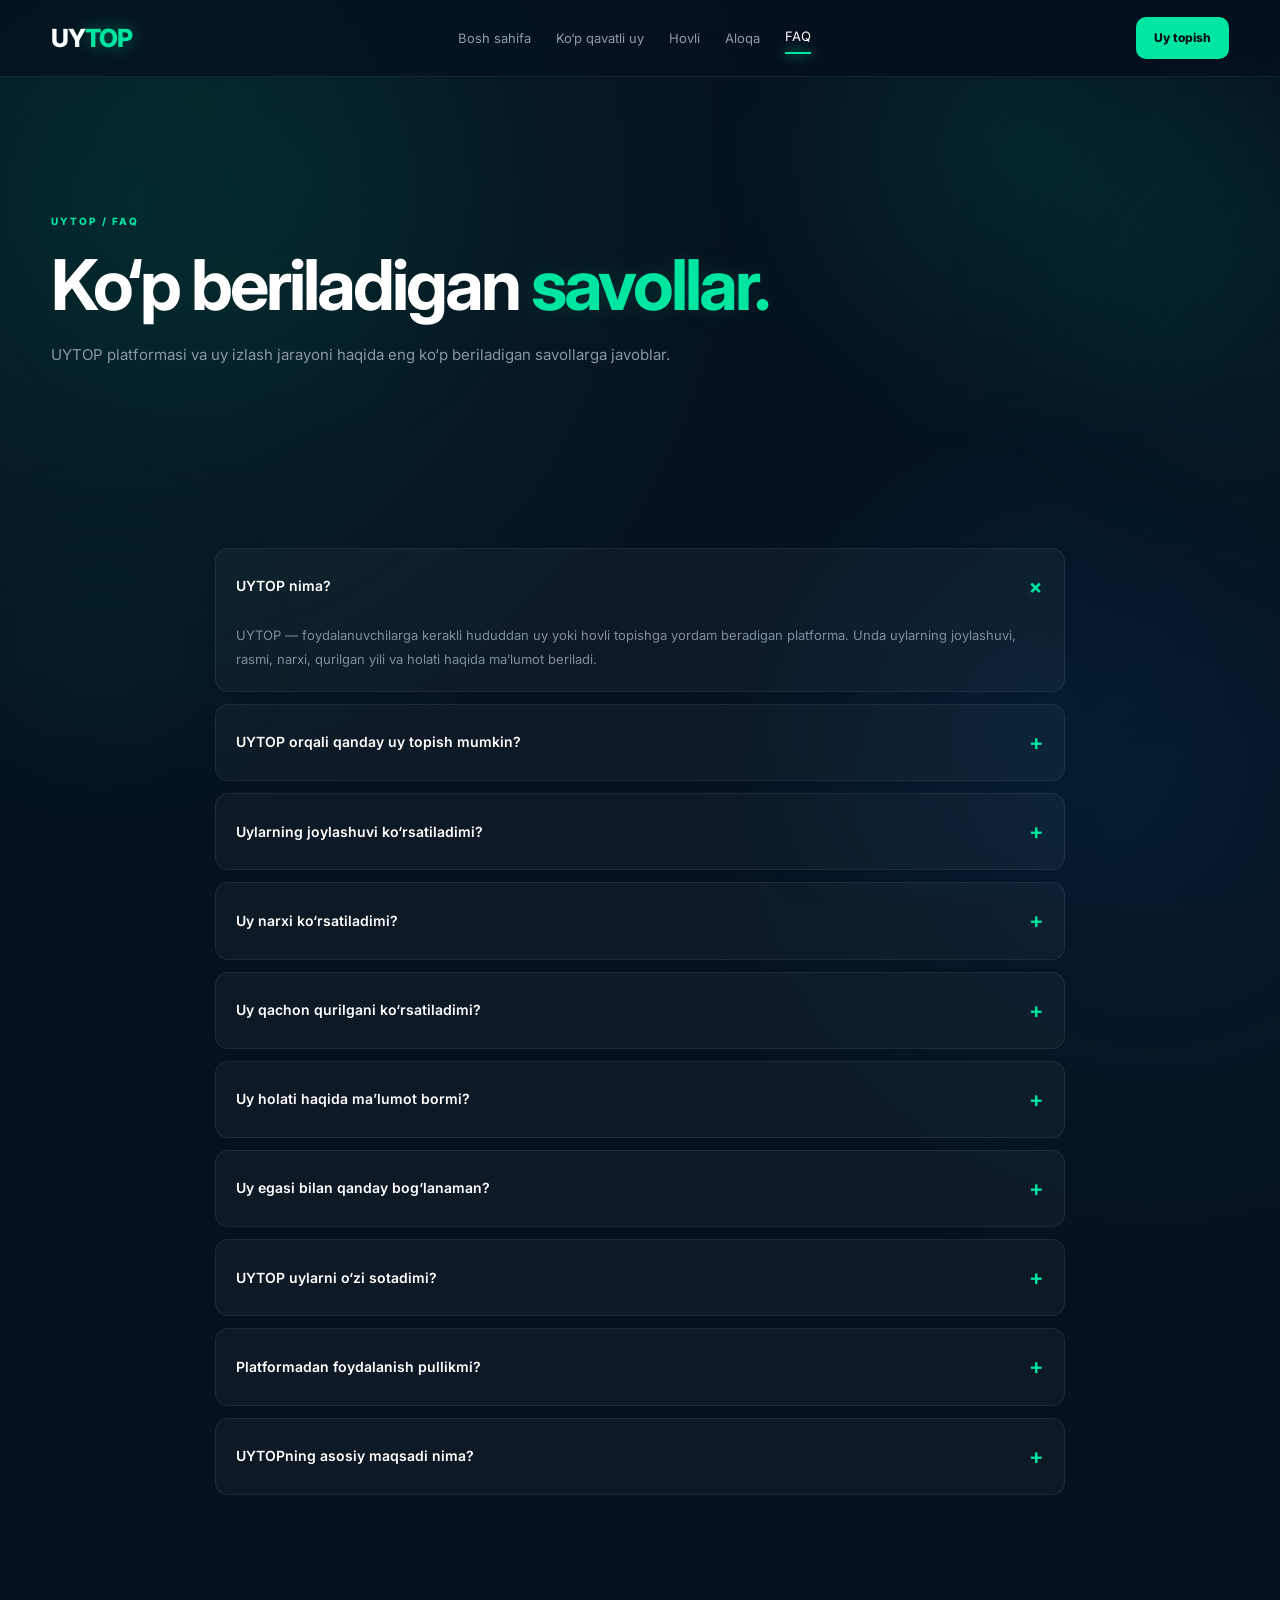
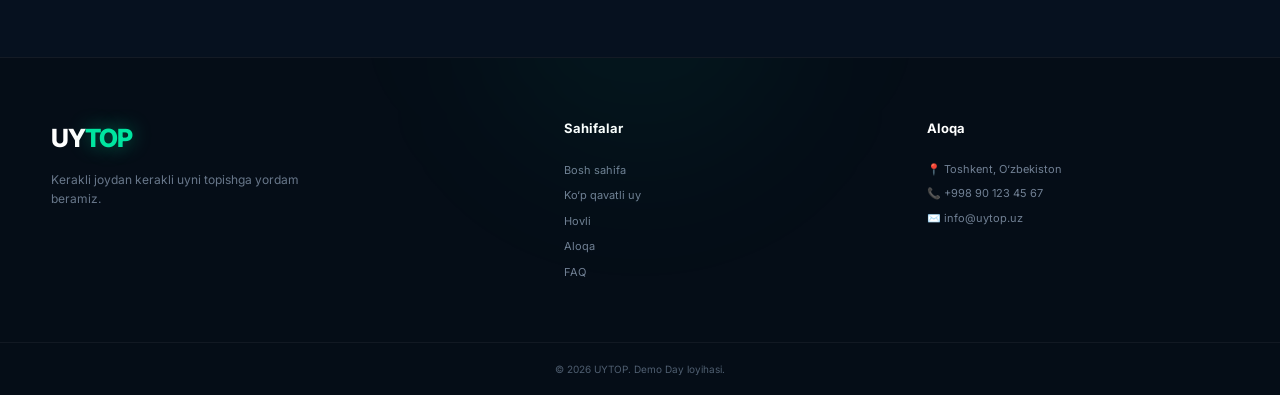
<file: faq.html>
<!DOCTYPE html>
<html lang="uz">

<head>

    <meta charset="UTF-8">

    <meta name="viewport"
          content="width=device-width, initial-scale=1.0">

    <title>FAQ — UYTOP</title>

    <link rel="stylesheet" href="style.css">

</head>


<body>


<header class="header">

    <div class="container nav">

        <a href="index.html" class="logo">
            UY<span>TOP</span>
        </a>


        <nav class="menu">

            <a href="index.html">
                Bosh sahifa
            </a>

            <a href="kop-qavatli.html">
                Ko‘p qavatli uy
            </a>

            <a href="hovli.html">
                Hovli
            </a>

            <a href="aloqa.html">
                Aloqa
            </a>

            <a href="faq.html" class="active">
                FAQ
            </a>

        </nav>


        <a href="aloqa.html" class="nav-button">
            Uy topish
        </a>

    </div>

</header>



<main>


<section class="page-hero">

    <div class="container">

        <span class="section-label">
            UYTOP / FAQ
        </span>

        <h1>
            Ko‘p beriladigan
            <span>savollar.</span>
        </h1>

        <p>
            UYTOP platformasi va uy izlash jarayoni
            haqida eng ko‘p beriladigan savollarga javoblar.
        </p>

    </div>

</section>



<section class="section">

    <div class="container faq-container">


        <details class="faq-item" open>

            <summary>
                UYTOP nima?
                <span>+</span>
            </summary>

            <p>
                UYTOP — foydalanuvchilarga kerakli hududdan
                uy yoki hovli topishga yordam beradigan platforma.
                Unda uylarning joylashuvi, rasmi, narxi,
                qurilgan yili va holati haqida ma’lumot beriladi.
            </p>

        </details>



        <details class="faq-item">

            <summary>
                UYTOP orqali qanday uy topish mumkin?
                <span>+</span>
            </summary>

            <p>
                Foydalanuvchi ko‘p qavatli uy yoki hovli
                bo‘limini tanlab, mavjud uylarning ma’lumotlarini
                ko‘rishi mumkin.
            </p>

        </details>



        <details class="faq-item">

            <summary>
                Uylarning joylashuvi ko‘rsatiladimi?
                <span>+</span>
            </summary>

            <p>
                Ha. Har bir uy uchun uning joylashuvi va
                qaysi hududda joylashgani haqida ma’lumot beriladi.
                Keyingi bosqichlarda xarita funksiyasini
                ham qo‘shish mumkin.
            </p>

        </details>



        <details class="faq-item">

            <summary>
                Uy narxi ko‘rsatiladimi?
                <span>+</span>
            </summary>

            <p>
                Ha. Har bir e’londa uy yoki hovlining
                sotuv narxi ko‘rsatiladi.
            </p>

        </details>



        <details class="faq-item">

            <summary>
                Uy qachon qurilgani ko‘rsatiladimi?
                <span>+</span>
            </summary>

            <p>
                Ha. Har bir uy uchun mavjud ma’lumotlarga
                asoslangan holda qurilgan yili ko‘rsatiladi.
            </p>

        </details>



        <details class="faq-item">

            <summary>
                Uy holati haqida ma’lumot bormi?
                <span>+</span>
            </summary>

            <p>
                Ha. E’londa uyning mavjud holati,
                ta’miri va yashash uchun sharoitlari
                haqida tavsif beriladi.
            </p>

        </details>



        <details class="faq-item">

            <summary>
                Uy egasi bilan qanday bog‘lanaman?
                <span>+</span>
            </summary>

            <p>
                Tanlangan uy sahifasidagi “Aloqa” bo‘limi
                orqali uy egasining ism-sharifi va
                telefon raqami bilan tanishishingiz mumkin.
            </p>

        </details>



        <details class="faq-item">

            <summary>
                UYTOP uylarni o‘zi sotadimi?
                <span>+</span>
            </summary>

            <p>
                UYTOP platformasi uy izlovchi va uy egasi
                o‘rtasida ma’lumot almashishni osonlashtiradi.
                Platformaning asosiy maqsadi kerakli joydan
                kerakli uyni topishni soddalashtirishdir.
            </p>

        </details>



        <details class="faq-item">

            <summary>
                Platformadan foydalanish pullikmi?
                <span>+</span>
            </summary>

            <p>
                Ushbu Demo Day versiyasida platforma
                konsept sifatida ishlab chiqilgan.
                Kelajakda biznes model asosida xizmatlar
                va qo‘shimcha funksiyalar joriy qilinishi mumkin.
            </p>

        </details>



        <details class="faq-item">

            <summary>
                UYTOPning asosiy maqsadi nima?
                <span>+</span>
            </summary>

            <p>
                Asosiy maqsad — odamlarning kerakli hududdan
                uy izlash vaqtini qisqartirish va uy haqida
                muhim ma’lumotlarni bitta joyda ko‘rsatish.
            </p>

        </details>


    </div>

</section>


</main>



<footer class="footer">

    <div class="container footer-grid">

        <div>

            <a href="index.html"
               class="logo">

                UY<span>TOP</span>

            </a>

            <p>
                Kerakli joydan kerakli uyni
                topishga yordam beramiz.
            </p>

        </div>


        <div>

            <h4>Sahifalar</h4>

            <a href="index.html">
                Bosh sahifa
            </a>

            <a href="kop-qavatli.html">
                Ko‘p qavatli uy
            </a>

            <a href="hovli.html">
                Hovli
            </a>

            <a href="aloqa.html">
                Aloqa
            </a>

            <a href="faq.html">
                FAQ
            </a>

        </div>


        <div>

            <h4>Aloqa</h4>

            <p>📍 Toshkent, O‘zbekiston</p>

            <p>📞 +998 90 123 45 67</p>

            <p>✉️ info@uytop.uz</p>

        </div>

    </div>


    <div class="copyright">
        © 2026 UYTOP. Demo Day loyihasi.
    </div>

</footer>


</body>
</html>
</file>
<file: style.css>
@import url('https://fonts.googleapis.com/css2?family=Inter:wght@400;500;600;700;800&display=swap');

/* =========================================================
   RESET
========================================================= */

* {
    margin: 0;
    padding: 0;
    box-sizing: border-box;
}

html {
    scroll-behavior: smooth;
}

body {
    font-family: "Inter", sans-serif;
    background:
        radial-gradient(circle at 10% 10%, rgba(0,229,160,.10), transparent 30%),
        radial-gradient(circle at 90% 40%, rgba(0,170,255,.06), transparent 30%),
        #06111f;
    color: #fff;
    line-height: 1.6;
    overflow-x: hidden;
}

body::before {
    content: "";
    position: fixed;
    inset: 0;
    pointer-events: none;
    z-index: -1;
    background:
        radial-gradient(circle at 20% 20%, rgba(0,229,160,.04), transparent 25%),
        radial-gradient(circle at 80% 80%, rgba(0,150,255,.04), transparent 25%);
    animation: backgroundMove 12s ease-in-out infinite alternate;
}

a {
    text-decoration: none;
    color: inherit;
}

img {
    max-width: 100%;
    display: block;
}

button,
input,
select,
textarea {
    font-family: inherit;
}


/* =========================================================
   SCROLLBAR
========================================================= */

::-webkit-scrollbar {
    width: 8px;
}

::-webkit-scrollbar-track {
    background: #06111f;
}

::-webkit-scrollbar-thumb {
    background: linear-gradient(#00e5a0, #00a878);
    border-radius: 20px;
}

::-webkit-scrollbar-thumb:hover {
    background: #00ffc0;
}


/* =========================================================
   SELECTION
========================================================= */

::selection {
    background: #00e5a0;
    color: #031019;
}


/* =========================================================
   CONTAINER
========================================================= */

.container {
    width: min(1180px, 92%);
    margin: 0 auto;
}


/* =========================================================
   HEADER
========================================================= */

.header {
    position: sticky;
    top: 0;
    z-index: 1000;

    background: rgba(6,17,31,.78);
    backdrop-filter: blur(20px);

    border-bottom: 1px solid rgba(255,255,255,.07);

    transition: .4s ease;
}

.header:hover {
    background: rgba(6,17,31,.92);
    border-bottom-color: rgba(0,229,160,.15);
}

.nav {
    min-height: 76px;

    display: flex;
    align-items: center;
    justify-content: space-between;

    gap: 25px;
}

.logo {
    position: relative;

    font-size: 25px;
    font-weight: 800;
    letter-spacing: -1px;

    transition: .35s ease;
}

.logo:hover {
    transform: scale(1.05);
}

.logo span {
    color: #00e5a0;
    text-shadow: 0 0 20px rgba(0,229,160,.45);
}

.menu {
    display: flex;
    align-items: center;
    gap: 25px;
}

.menu a {
    position: relative;

    color: #8d9bac;
    font-size: 13px;

    transition: .3s ease;
}

.menu a:hover,
.menu a.active {
    color: #ffffff;
    transform: translateY(-2px);
}

.menu a::after {
    content: "";

    position: absolute;
    left: 0;
    bottom: -8px;

    width: 0;
    height: 2px;

    background: #00e5a0;

    box-shadow: 0 0 12px #00e5a0;

    transition: .35s ease;
}

.menu a:hover::after,
.menu a.active::after {
    width: 100%;
}

.nav-button {
    position: relative;
    overflow: hidden;

    padding: 11px 18px;

    background: #00e5a0;
    color: #031019;

    border-radius: 10px;

    font-size: 12px;
    font-weight: 800;

    transition: .35s ease;
}

.nav-button::before {
    content: "";

    position: absolute;
    top: 0;
    left: -120%;

    width: 100%;
    height: 100%;

    background: linear-gradient(
        90deg,
        transparent,
        rgba(255,255,255,.45),
        transparent
    );

    transition: .6s;
}

.nav-button:hover::before {
    left: 120%;
}

.nav-button:hover {
    transform: translateY(-4px) scale(1.03);

    box-shadow:
        0 12px 30px rgba(0,229,160,.25),
        0 0 20px rgba(0,229,160,.15);
}


/* =========================================================
   HERO
========================================================= */

.hero {
    min-height: 650px;

    display: flex;
    align-items: center;

    position: relative;
}

.hero::before {
    content: "";

    position: absolute;

    width: 400px;
    height: 400px;

    left: -180px;
    top: 50px;

    border-radius: 50%;

    background: rgba(0,229,160,.07);

    filter: blur(80px);

    animation: floatingGlow 8s ease-in-out infinite;
}

.hero-grid {
    display: grid;
    grid-template-columns: 1fr 1fr;

    align-items: center;

    gap: 70px;
}

.badge {
    display: inline-block;

    padding: 7px 13px;

    border-radius: 30px;

    color: #00e5a0;

    background: rgba(0,229,160,.08);

    border: 1px solid rgba(0,229,160,.15);

    font-size: 11px;

    margin-bottom: 20px;

    animation:
        fadeUp .8s ease both,
        badgePulse 3s ease-in-out infinite;
}

.hero-content h1 {
    max-width: 650px;

    font-size: clamp(45px, 6vw, 75px);

    line-height: 1.02;

    letter-spacing: -4px;

    margin-bottom: 25px;

    animation: fadeUp .8s ease both;
}

.hero-content h1 span {
    display: block;

    color: #00e5a0;

    text-shadow:
        0 0 15px rgba(0,229,160,.25),
        0 0 40px rgba(0,229,160,.10);

    animation: textGlow 3s ease-in-out infinite alternate;
}

.hero-content > p {
    max-width: 600px;

    color: #91a0b1;

    font-size: 16px;

    line-height: 1.8;

    margin-bottom: 30px;

    animation: fadeUp 1s .1s ease both;
}

.hero-buttons {
    display: flex;
    gap: 12px;

    animation: fadeUp 1s .2s ease both;
}

.btn {
    position: relative;
    overflow: hidden;

    display: inline-block;

    padding: 14px 21px;

    border-radius: 10px;

    font-size: 13px;
    font-weight: 700;

    transition: .35s ease;
}

.btn::before {
    content: "";

    position: absolute;

    top: 0;
    left: -120%;

    width: 100%;
    height: 100%;

    background: linear-gradient(
        90deg,
        transparent,
        rgba(255,255,255,.35),
        transparent
    );

    transition: .6s ease;
}

.btn:hover::before {
    left: 120%;
}

.btn.primary {
    background: #00e5a0;
    color: #031019;

    box-shadow:
        0 8px 25px rgba(0,229,160,.12);
}

.btn.primary:hover {
    transform: translateY(-5px) scale(1.02);

    box-shadow:
        0 15px 35px rgba(0,229,160,.25),
        0 0 25px rgba(0,229,160,.12);
}

.btn.secondary {
    background: rgba(255,255,255,.04);

    border: 1px solid rgba(255,255,255,.1);

    color: white;
}

.btn.secondary:hover {
    background: rgba(255,255,255,.09);

    transform: translateY(-5px);

    border-color: rgba(0,229,160,.3);

    box-shadow:
        0 12px 30px rgba(0,0,0,.2);
}

.hero-stats {
    display: flex;

    gap: 40px;

    margin-top: 40px;

    animation: fadeUp 1s .3s ease both;
}

.hero-stats div {
    display: flex;
    flex-direction: column;

    transition: .3s ease;
}

.hero-stats div:hover {
    transform: translateY(-5px);
}

.hero-stats strong {
    color: #ffffff;
    font-size: 20px;

    transition: .3s;
}

.hero-stats div:hover strong {
    color: #00e5a0;

    text-shadow:
        0 0 15px rgba(0,229,160,.35);
}

.hero-stats span {
    color: #69798c;
    font-size: 11px;
}


/* =========================================================
   HERO IMAGE
========================================================= */

.hero-image {
    position: relative;

    animation: imageAppear 1s .2s ease both;
}

.hero-image::before {
    content: "";

    position: absolute;

    inset: -10px;

    border-radius: 30px;

    background:
        linear-gradient(
            45deg,
            rgba(0,229,160,.35),
            transparent 35%,
            transparent 65%,
            rgba(0,170,255,.2)
        );

    filter: blur(20px);

    opacity: .5;

    z-index: -1;

    animation: imageGlow 5s ease-in-out infinite alternate;
}

.hero-image > img {
    width: 100%;
    height: 470px;

    object-fit: cover;

    border-radius: 25px;

    border: 1px solid rgba(255,255,255,.1);

    filter:
        saturate(.95)
        brightness(.82);

    box-shadow:
        0 30px 80px rgba(0,0,0,.35);

    transition: .7s ease;
}

.hero-image:hover > img {
    transform: scale(1.025);

    filter:
        saturate(1.05)
        brightness(.95);

    box-shadow:
        0 35px 100px rgba(0,0,0,.45),
        0 0 40px rgba(0,229,160,.08);
}

.image-card {
    position: absolute;

    padding: 13px 16px;

    background: rgba(5,18,31,.88);

    backdrop-filter: blur(12px);

    border: 1px solid rgba(255,255,255,.1);

    border-radius: 12px;

    box-shadow:
        0 15px 40px rgba(0,0,0,.25);

    transition: .4s ease;
}

.image-card:hover {
    transform: translateY(-8px) scale(1.03);

    border-color: rgba(0,229,160,.25);

    box-shadow:
        0 20px 50px rgba(0,0,0,.35),
        0 0 20px rgba(0,229,160,.08);
}

.price-card {
    left: -25px;
    bottom: 45px;

    display: flex;
    flex-direction: column;

    animation: floatingCard 4s ease-in-out infinite;
}

.price-card span {
    color: #738398;
    font-size: 10px;
}

.price-card strong {
    color: #00e5a0;
    font-size: 20px;
}

.location-card {
    right: -20px;
    top: 30px;

    color: #ffffff;
    font-size: 11px;

    animation: floatingCard 4s 1s ease-in-out infinite;
}


/* =========================================================
   SECTIONS
========================================================= */

.section {
    padding: 100px 0;

    position: relative;
}

.section::before {
    content: "";

    position: absolute;

    width: 200px;
    height: 200px;

    background: rgba(0,229,160,.035);

    border-radius: 50%;

    filter: blur(70px);

    pointer-events: none;
}

.section-title {
    max-width: 700px;

    margin: 0 auto 55px;

    text-align: center;
}

.section-title > span,
.section-label {
    color: #00e5a0;

    font-size: 10px;
    font-weight: 800;

    letter-spacing: 2px;
}

.section-title h2 {
    font-size: 42px;

    line-height: 1.15;

    letter-spacing: -2px;

    margin: 12px 0;

    animation: titleFloat 4s ease-in-out infinite;
}

.section-title h2 b {
    color: #00e5a0;

    text-shadow:
        0 0 20px rgba(0,229,160,.15);
}

.section-title p {
    color: #7f8da0;

    font-size: 14px;

    line-height: 1.7;
}


/* =========================================================
   PROBLEM CARDS
========================================================= */

.problem-grid {
    display: grid;

    grid-template-columns:
        repeat(3, 1fr);

    gap: 18px;
}

.problem-card {
    position: relative;
    overflow: hidden;

    padding: 28px;

    background: rgba(255,255,255,.035);

    border: 1px solid rgba(255,255,255,.07);

    border-radius: 18px;

    transition: .45s ease;
}

.problem-card::before {
    content: "";

    position: absolute;

    width: 100px;
    height: 100px;

    right: -50px;
    top: -50px;

    border-radius: 50%;

    background: rgba(0,229,160,.08);

    transition: .5s;
}

.problem-card:hover::before {
    width: 220px;
    height: 220px;
}

.problem-card:hover {
    transform: translateY(-12px) scale(1.015);

    border-color: rgba(0,229,160,.3);

    box-shadow:
        0 25px 60px rgba(0,0,0,.22),
        0 0 25px rgba(0,229,160,.05);
}

.icon {
    position: relative;
    z-index: 1;

    width: 48px;
    height: 48px;

    display: flex;

    align-items: center;
    justify-content: center;

    background: rgba(0,229,160,.08);

    border-radius: 12px;

    font-size: 22px;

    margin-bottom: 18px;

    transition: .45s ease;
}

.problem-card:hover .icon {
    transform:
        rotate(-8deg)
        scale(1.15);

    background: rgba(0,229,160,.14);

    box-shadow:
        0 0 25px rgba(0,229,160,.12);
}

.problem-card h3 {
    font-size: 16px;
    margin-bottom: 10px;

    position: relative;
    z-index: 1;
}

.problem-card p {
    color: #7e8c9e;

    font-size: 13px;

    line-height: 1.7;

    position: relative;
    z-index: 1;
}


/* =========================================================
   SOLUTION
========================================================= */

.solution-section {
    background:
        linear-gradient(
            90deg,
            rgba(0,229,160,.025),
            transparent
        );
}

.solution-grid {
    display: grid;

    grid-template-columns: 1fr 1fr;

    gap: 80px;

    align-items: center;
}

.solution-grid h2 {
    font-size: 45px;

    line-height: 1.1;

    letter-spacing: -2px;

    margin: 15px 0 20px;
}

.solution-grid h2 span {
    color: #00e5a0;

    text-shadow:
        0 0 20px rgba(0,229,160,.15);
}

.solution-grid > div:first-child > p {
    color: #8795a7;

    font-size: 14px;

    line-height: 1.8;

    margin-bottom: 28px;
}

.solution-list {
    display: flex;

    flex-direction: column;

    gap: 12px;
}

.solution-item {
    position: relative;
    overflow: hidden;

    display: flex;

    gap: 20px;

    padding: 20px;

    border-radius: 14px;

    background: rgba(255,255,255,.035);

    border: 1px solid rgba(255,255,255,.06);

    transition: .4s ease;
}

.solution-item::before {
    content: "";

    position: absolute;

    left: 0;
    top: 0;

    width: 3px;
    height: 0;

    background: #00e5a0;

    box-shadow: 0 0 15px #00e5a0;

    transition: .4s;
}

.solution-item:hover::before {
    height: 100%;
}

.solution-item:hover {
    transform: translateX(10px);

    border-color: rgba(0,229,160,.25);

    background: rgba(0,229,160,.045);

    box-shadow:
        -10px 10px 35px rgba(0,0,0,.12);
}

.solution-item > span {
    color: #00e5a0;

    font-weight: 800;

    transition: .3s;
}

.solution-item:hover > span {
    transform: scale(1.15);
}

.solution-item h3 {
    font-size: 14px;

    margin-bottom: 3px;
}

.solution-item p {
    color: #748296;

    font-size: 12px;
}


/* =========================================================
   HOUSE TYPES
========================================================= */

.house-types {
    display: grid;

    grid-template-columns: 1fr 1fr;

    gap: 20px;
}

.house-type {
    position: relative;
    overflow: hidden;

    background: rgba(255,255,255,.035);

    border: 1px solid rgba(255,255,255,.07);

    border-radius: 20px;

    transition: .5s ease;
}

.house-type::after {
    content: "";

    position: absolute;

    inset: 0;

    border-radius: 20px;

    border: 1px solid transparent;

    transition: .5s;
}

.house-type:hover::after {
    border-color: rgba(0,229,160,.25);
}

.house-type:hover {
    transform:
        translateY(-12px)
        scale(1.01);

    border-color:
        rgba(0,229,160,.3);

    box-shadow:
        0 30px 70px rgba(0,0,0,.25);
}

.house-type > img {
    width: 100%;

    height: 270px;

    object-fit: cover;

    transition: .7s ease;
}

.house-type:hover img {
    transform: scale(1.08);

    filter:
        brightness(1.05)
        saturate(1.08);
}

.house-type-content {
    padding: 25px;
}

.tag {
    display: inline-block;

    color: #00e5a0;

    background: rgba(0,229,160,.08);

    padding: 5px 9px;

    border-radius: 5px;

    font-size: 9px;

    font-weight: 800;

    letter-spacing: 1px;

    transition: .3s;
}

.house-type:hover .tag {
    background: rgba(0,229,160,.15);

    box-shadow:
        0 0 15px rgba(0,229,160,.08);
}

.house-type h3 {
    font-size: 22px;

    margin: 12px 0;
}

.house-type p {
    color: #7f8da0;

    font-size: 13px;

    line-height: 1.7;

    margin-bottom: 18px;
}

.house-type-content a {
    color: #00e5a0;

    font-size: 13px;

    font-weight: 700;

    transition: .35s;
}

.house-type-content a:hover {
    padding-left: 10px;

    text-shadow:
        0 0 15px rgba(0,229,160,.35);
}


/* =========================================================
   PAGE HERO
========================================================= */

.page-hero {
    padding: 130px 0 80px;

    background:
        radial-gradient(
            circle at 80% 20%,
            rgba(0,229,160,.10),
            transparent 30%
        );

    position: relative;
}

.page-hero::after {
    content: "";

    position: absolute;

    width: 300px;
    height: 300px;

    right: -100px;
    top: 50px;

    border-radius: 50%;

    background: rgba(0,229,160,.06);

    filter: blur(80px);

    animation: floatingGlow 7s ease-in-out infinite;
}

.page-hero h1 {
    max-width: 800px;

    font-size:
        clamp(42px, 6vw, 70px);

    line-height: 1.05;

    letter-spacing: -3px;

    margin: 15px 0 20px;

    animation: fadeUp .8s ease both;
}

.page-hero h1 span {
    color: #00e5a0;

    text-shadow:
        0 0 25px rgba(0,229,160,.15);
}

.page-hero p {
    max-width: 650px;

    color: #8997a9;

    font-size: 15px;

    line-height: 1.8;

    animation: fadeUp 1s .15s ease both;
}


/* =========================================================
   PROPERTY GRID
========================================================= */

.house-grid {
    display: grid;

    grid-template-columns:
        repeat(2, 1fr);

    gap: 20px;
}

.property-card {
    position: relative;
    overflow: hidden;

    background: rgba(255,255,255,.035);

    border: 1px solid rgba(255,255,255,.07);

    border-radius: 20px;

    transition: .5s ease;
}

.property-card:hover {
    transform:
        translateY(-12px)
        scale(1.01);

    border-color:
        rgba(0,229,160,.3);

    box-shadow:
        0 25px 60px rgba(0,0,0,.25),
        0 0 25px rgba(0,229,160,.05);
}

.property-card > img {
    width: 100%;

    height: 270px;

    object-fit: cover;

    transition: .7s ease;
}

.property-card:hover > img {
    transform: scale(1.07);

    filter:
        brightness(1.05)
        saturate(1.08);
}

.property-content {
    padding: 25px;
}

.property-top {
    display: flex;

    align-items: center;

    justify-content: space-between;

    margin-bottom: 15px;
}

.property-top strong {
    color: #00e5a0;

    font-size: 20px;

    transition: .3s;
}

.property-card:hover .property-top strong {
    text-shadow:
        0 0 18px rgba(0,229,160,.3);
}

.property-content h2 {
    font-size: 20px;

    line-height: 1.3;

    margin-bottom: 8px;
}

.location {
    color: #77869a;

    font-size: 11px;

    margin-bottom: 15px;
}

.property-info {
    display: flex;

    flex-wrap: wrap;

    gap: 8px;

    padding: 13px 0;

    border-top:
        1px solid rgba(255,255,255,.06);

    border-bottom:
        1px solid rgba(255,255,255,.06);

    margin-bottom: 15px;
}

.property-info span {
    color: #a6b2c1;

    background: rgba(255,255,255,.04);

    padding: 6px 9px;

    border-radius: 6px;

    font-size: 10px;

    transition: .3s;
}

.property-info span:hover {
    color: #031019;

    background: #00e5a0;

    transform: translateY(-2px);
}

.property-content > p:not(.location) {
    color: #7c8a9d;

    font-size: 12px;

    line-height: 1.7;

    margin-bottom: 20px;
}

.property-button {
    position: relative;
    overflow: hidden;

    display: block;

    width: 100%;

    text-align: center;

    padding: 12px;

    border-radius: 9px;

    color: #00e5a0;

    background: rgba(0,229,160,.07);

    border: 1px solid rgba(0,229,160,.15);

    font-size: 12px;

    font-weight: 700;

    transition: .35s;
}

.property-button::before {
    content: "";

    position: absolute;

    left: -120%;
    top: 0;

    width: 100%;
    height: 100%;

    background:
        linear-gradient(
            90deg,
            transparent,
            rgba(255,255,255,.3),
            transparent
        );

    transition: .6s;
}

.property-button:hover::before {
    left: 120%;
}

.property-button:hover {
    color: #031019;

    background: #00e5a0;

    transform: translateY(-3px);

    box-shadow:
        0 10px 25px rgba(0,229,160,.15);
}


/* =========================================================
   CONTACT
========================================================= */

.contact-grid {
    display: grid;

    grid-template-columns: .8fr 1.2fr;

    gap: 25px;

    align-items: start;
}

.owner-card,
.selected-property {
    padding: 30px;

    background: rgba(255,255,255,.035);

    border: 1px solid rgba(255,255,255,.07);

    border-radius: 22px;

    transition: .45s ease;
}

.owner-card:hover,
.selected-property:hover {
    transform: translateY(-8px);

    border-color: rgba(0,229,160,.2);

    box-shadow:
        0 25px 60px rgba(0,0,0,.2);
}

.owner-photo {
    width: 100px;
    height: 100px;

    overflow: hidden;

    border-radius: 50%;

    border: 3px solid #00e5a0;

    margin-bottom: 20px;

    box-shadow:
        0 0 0 6px rgba(0,229,160,.05),
        0 0 30px rgba(0,229,160,.12);

    transition: .5s ease;
}

.owner-card:hover .owner-photo {
    transform: scale(1.06);

    box-shadow:
        0 0 0 10px rgba(0,229,160,.05),
        0 0 35px rgba(0,229,160,.2);
}

.owner-photo img {
    width: 100%;
    height: 100%;

    object-fit: cover;

    transition: .5s;
}

.owner-card:hover .owner-photo img {
    transform: scale(1.08);
}

.owner-info h2 {
    font-size: 24px;

    margin: 10px 0 3px;
}

.owner-info p {
    color: #728195;

    font-size: 12px;
}

.owner-details {
    display: flex;

    flex-direction: column;

    gap: 12px;

    margin: 25px 0;
}

.owner-details div {
    display: flex;

    flex-direction: column;

    gap: 3px;

    padding-bottom: 12px;

    border-bottom:
        1px solid rgba(255,255,255,.06);

    transition: .3s;
}

.owner-details div:hover {
    padding-left: 5px;

    border-color: rgba(0,229,160,.2);
}

.owner-details span {
    color: #68778b;

    font-size: 10px;
}

.owner-details strong {
    font-size: 13px;
}

.call-button {
    position: relative;
    overflow: hidden;

    display: block;

    padding: 13px;

    text-align: center;

    background: #00e5a0;

    color: #031019;

    border-radius: 10px;

    font-weight: 800;

    font-size: 12px;

    transition: .35s;
}

.call-button:hover {
    transform: translateY(-4px);

    box-shadow:
        0 12px 30px rgba(0,229,160,.25);
}

.selected-property h2 {
    font-size: 25px;

    margin: 12px 0 20px;
}

.selected-property > img {
    width: 100%;

    height: 280px;

    object-fit: cover;

    border-radius: 15px;

    margin-bottom: 20px;

    transition: .6s;
}

.selected-property:hover > img {
    transform: scale(1.02);

    filter: brightness(1.04);
}

.selected-info {
    display: grid;

    grid-template-columns: 1fr 1fr;

    gap: 10px;
}

.selected-info div {
    padding: 15px;

    background: rgba(255,255,255,.035);

    border-radius: 10px;

    transition: .35s;
}

.selected-info div:hover {
    transform: translateY(-4px);

    background: rgba(0,229,160,.05);
}

.selected-info span {
    display: block;

    color: #68778b;

    font-size: 10px;

    margin-bottom: 4px;
}

.selected-info strong {
    font-size: 12px;
}

.notice {
    margin-top: 15px;

    padding: 18px;

    background: rgba(0,229,160,.05);

    border: 1px solid rgba(0,229,160,.12);

    border-radius: 12px;

    transition: .35s;
}

.notice:hover {
    transform: translateY(-3px);

    background: rgba(0,229,160,.08);

    box-shadow:
        0 10px 30px rgba(0,229,160,.05);
}

.notice strong {
    color: #00e5a0;

    font-size: 12px;
}

.notice p {
    color: #77869a;

    font-size: 11px;

    margin-top: 5px;
}


/* =========================================================
   FAQ
========================================================= */

.faq-container {
    max-width: 850px;
}

.faq-item {
    margin-bottom: 12px;

    padding: 0 20px;

    background: rgba(255,255,255,.035);

    border: 1px solid rgba(255,255,255,.07);

    border-radius: 13px;

    transition: .4s ease;
}

.faq-item:hover {
    border-color:
        rgba(0,229,160,.25);

    transform: translateX(4px);
}

.faq-item summary {
    display: flex;

    align-items: center;

    justify-content: space-between;

    padding: 20px 0;

    cursor: pointer;

    list-style: none;

    font-size: 14px;

    font-weight: 600;
}

.faq-item summary::-webkit-details-marker {
    display: none;
}

.faq-item summary span {
    color: #00e5a0;

    font-size: 22px;

    transition: .4s;
}

.faq-item[open] summary span {
    transform: rotate(45deg) scale(1.1);

    text-shadow:
        0 0 15px rgba(0,229,160,.3);
}

.faq-item p {
    color: #7e8d9f;

    font-size: 13px;

    line-height: 1.8;

    padding: 0 0 20px;

    animation: faqOpen .4s ease both;
}


/* =========================================================
   FOOTER
========================================================= */

.footer {
    margin-top: 50px;

    border-top:
        1px solid rgba(255,255,255,.06);

    background: #050d17;

    position: relative;
    overflow: hidden;
}

.footer::before {
    content: "";

    position: absolute;

    width: 300px;
    height: 300px;

    left: 50%;
    top: -200px;

    transform: translateX(-50%);

    background: rgba(0,229,160,.05);

    filter: blur(80px);

    border-radius: 50%;
}

.footer-grid {
    display: grid;

    grid-template-columns:
        1.5fr 1fr 1fr;

    gap: 60px;

    padding: 60px 0;
}

.footer-grid > div:first-child p {
    max-width: 300px;

    color: #68778a;

    font-size: 12px;

    margin-top: 12px;
}

.footer h4 {
    margin-bottom: 15px;

    font-size: 13px;
}

.footer-grid > div:nth-child(2) {
    display: flex;

    flex-direction: column;

    gap: 8px;
}

.footer-grid > div:nth-child(2) a {
    color: #718094;

    font-size: 11px;

    transition: .3s;
}

.footer-grid > div:nth-child(2) a:hover {
    color: #00e5a0;

    padding-left: 7px;

    text-shadow:
        0 0 10px rgba(0,229,160,.2);
}

.footer-grid > div:nth-child(3) {
    display: flex;

    flex-direction: column;

    gap: 7px;
}

.footer-grid > div:nth-child(3) p {
    color: #718094;

    font-size: 11px;
}

.copyright {
    padding: 18px;

    text-align: center;

    color: #4f5e70;

    font-size: 10px;

    border-top:
        1px solid rgba(255,255,255,.05);
}


/* =========================================================
   ANIMATIONS
========================================================= */

@keyframes fadeUp {

    from {
        opacity: 0;

        transform:
            translateY(30px);
    }

    to {
        opacity: 1;

        transform:
            translateY(0);
    }
}


@keyframes imageAppear {

    from {
        opacity: 0;

        transform:
            translateX(50px)
            scale(.94);
    }

    to {
        opacity: 1;

        transform:
            translateX(0)
            scale(1);
    }
}


@keyframes floatingCard {

    0%,
    100% {
        transform: translateY(0);
    }

    50% {
        transform: translateY(-9px);
    }
}


@keyframes floatingGlow {

    0% {
        transform: translate(0,0) scale(1);
    }

    50% {
        transform: translate(30px,-20px) scale(1.1);
    }

    100% {
        transform: translate(-20px,20px) scale(.95);
    }
}


@keyframes backgroundMove {

    from {
        transform: scale(1);
    }

    to {
        transform: scale(1.08);
    }
}


@keyframes badgePulse {

    0%,
    100% {
        box-shadow:
            0 0 0 rgba(0,229,160,0);
    }

    50% {
        box-shadow:
            0 0 20px rgba(0,229,160,.08);
    }
}


@keyframes textGlow {

    from {
        text-shadow:
            0 0 5px rgba(0,229,160,.05);
    }

    to {
        text-shadow:
            0 0 25px rgba(0,229,160,.20);
    }
}


@keyframes imageGlow {

    from {
        opacity: .35;
        transform: scale(.98);
    }

    to {
        opacity: .65;
        transform: scale(1.02);
    }
}


@keyframes titleFloat {

    0%,
    100% {
        transform: translateY(0);
    }

    50% {
        transform: translateY(-3px);
    }
}


@keyframes faqOpen {

    from {
        opacity: 0;
        transform: translateY(-8px);
    }

    to {
        opacity: 1;
        transform: translateY(0);
    }
}


/* =========================================================
   CARD ENTRANCE ANIMATION
========================================================= */

.problem-card,
.house-type,
.property-card,
.solution-item,
.faq-item,
.owner-card,
.selected-property {
    animation:
        fadeUp .7s ease both;
}

.problem-card:nth-child(2),
.house-type:nth-child(2),
.property-card:nth-child(2),
.solution-item:nth-child(2),
.faq-item:nth-child(2) {
    animation-delay: .08s;
}

.problem-card:nth-child(3),
.property-card:nth-child(3),
.solution-item:nth-child(3),
.faq-item:nth-child(3) {
    animation-delay: .16s;
}

.problem-card:nth-child(4),
.property-card:nth-child(4),
.solution-item:nth-child(4),
.faq-item:nth-child(4) {
    animation-delay: .24s;
}


/* =========================================================
   ACCESSIBILITY
========================================================= */

a:focus-visible,
button:focus-visible,
summary:focus-visible {
    outline: 2px solid #00e5a0;

    outline-offset: 4px;

    border-radius: 5px;
}


/* =========================================================
   REDUCE MOTION
========================================================= */

@media (prefers-reduced-motion: reduce) {

    *,
    *::before,
    *::after {
        animation-duration: .01ms !important;
        animation-iteration-count: 1 !important;
        transition-duration: .01ms !important;
        scroll-behavior: auto !important;
    }
}


/* =========================================================
   RESPONSIVE
========================================================= */

@media (max-width: 900px) {

    .menu {
        gap: 12px;
    }

    .menu a {
        font-size: 11px;
    }

    .hero-grid,
    .solution-grid,
    .contact-grid {
        grid-template-columns: 1fr;
    }

    .hero {
        padding: 80px 0;
    }

    .hero-image {
        max-width: 650px;

        margin: auto;
    }

    .problem-grid {
        grid-template-columns:
            repeat(2, 1fr);
    }

    .house-grid {
        grid-template-columns: 1fr;
    }

    .hero-image::before {
        display: none;
    }

    .price-card {
        left: 10px;
    }

    .location-card {
        right: 10px;
    }
}


/* =========================================================
   MOBILE
========================================================= */

@media (max-width: 650px) {

    .nav {
        min-height: 65px;
    }

    .menu {
        display: none;
    }

    .nav-button {
        display: none;
    }

    .hero-content h1 {
        font-size: 48px;

        letter-spacing: -2px;
    }

    .hero-image > img {
        height: 300px;
    }

    .price-card {
        left: 10px;

        bottom: 20px;
    }

    .location-card {
        right: 10px;

        top: 20px;
    }

    .hero-buttons {
        flex-direction: column;
    }

    .btn {
        width: 100%;

        text-align: center;
    }

    .hero-stats {
        gap: 20px;

        justify-content: space-between;
    }

    .section {
        padding: 70px 0;
    }

    .section-title h2,
    .solution-grid h2 {
        font-size: 34px;
    }

    .problem-grid,
    .house-types,
    .selected-info {
        grid-template-columns: 1fr;
    }

    .page-hero {
        padding: 90px 0 60px;
    }

    .page-hero h1 {
        font-size: 43px;

        letter-spacing: -2px;
    }

    .property-card > img {
        height: 220px;
    }

    .selected-property > img {
        height: 220px;
    }

    .footer-grid {
        grid-template-columns: 1fr;

        gap: 30px;

        padding: 45px 0;
    }
}
</file>
